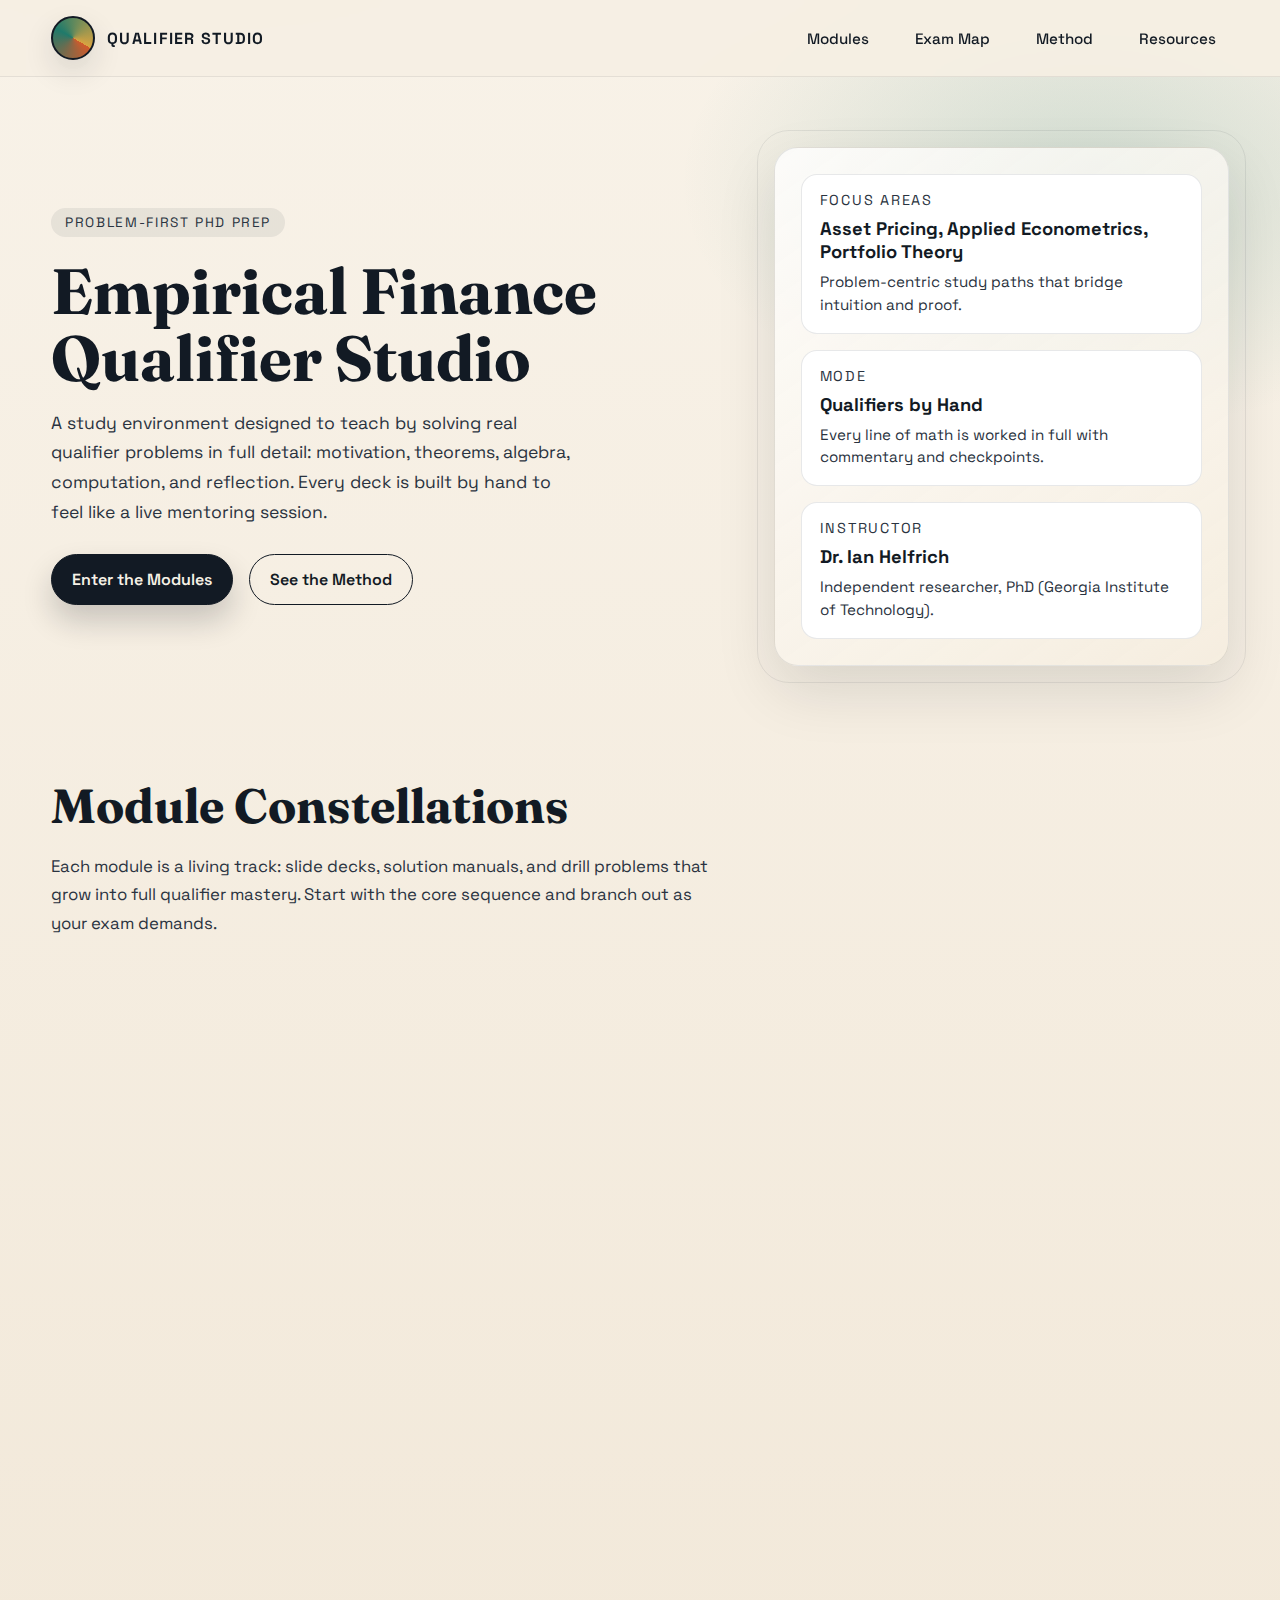
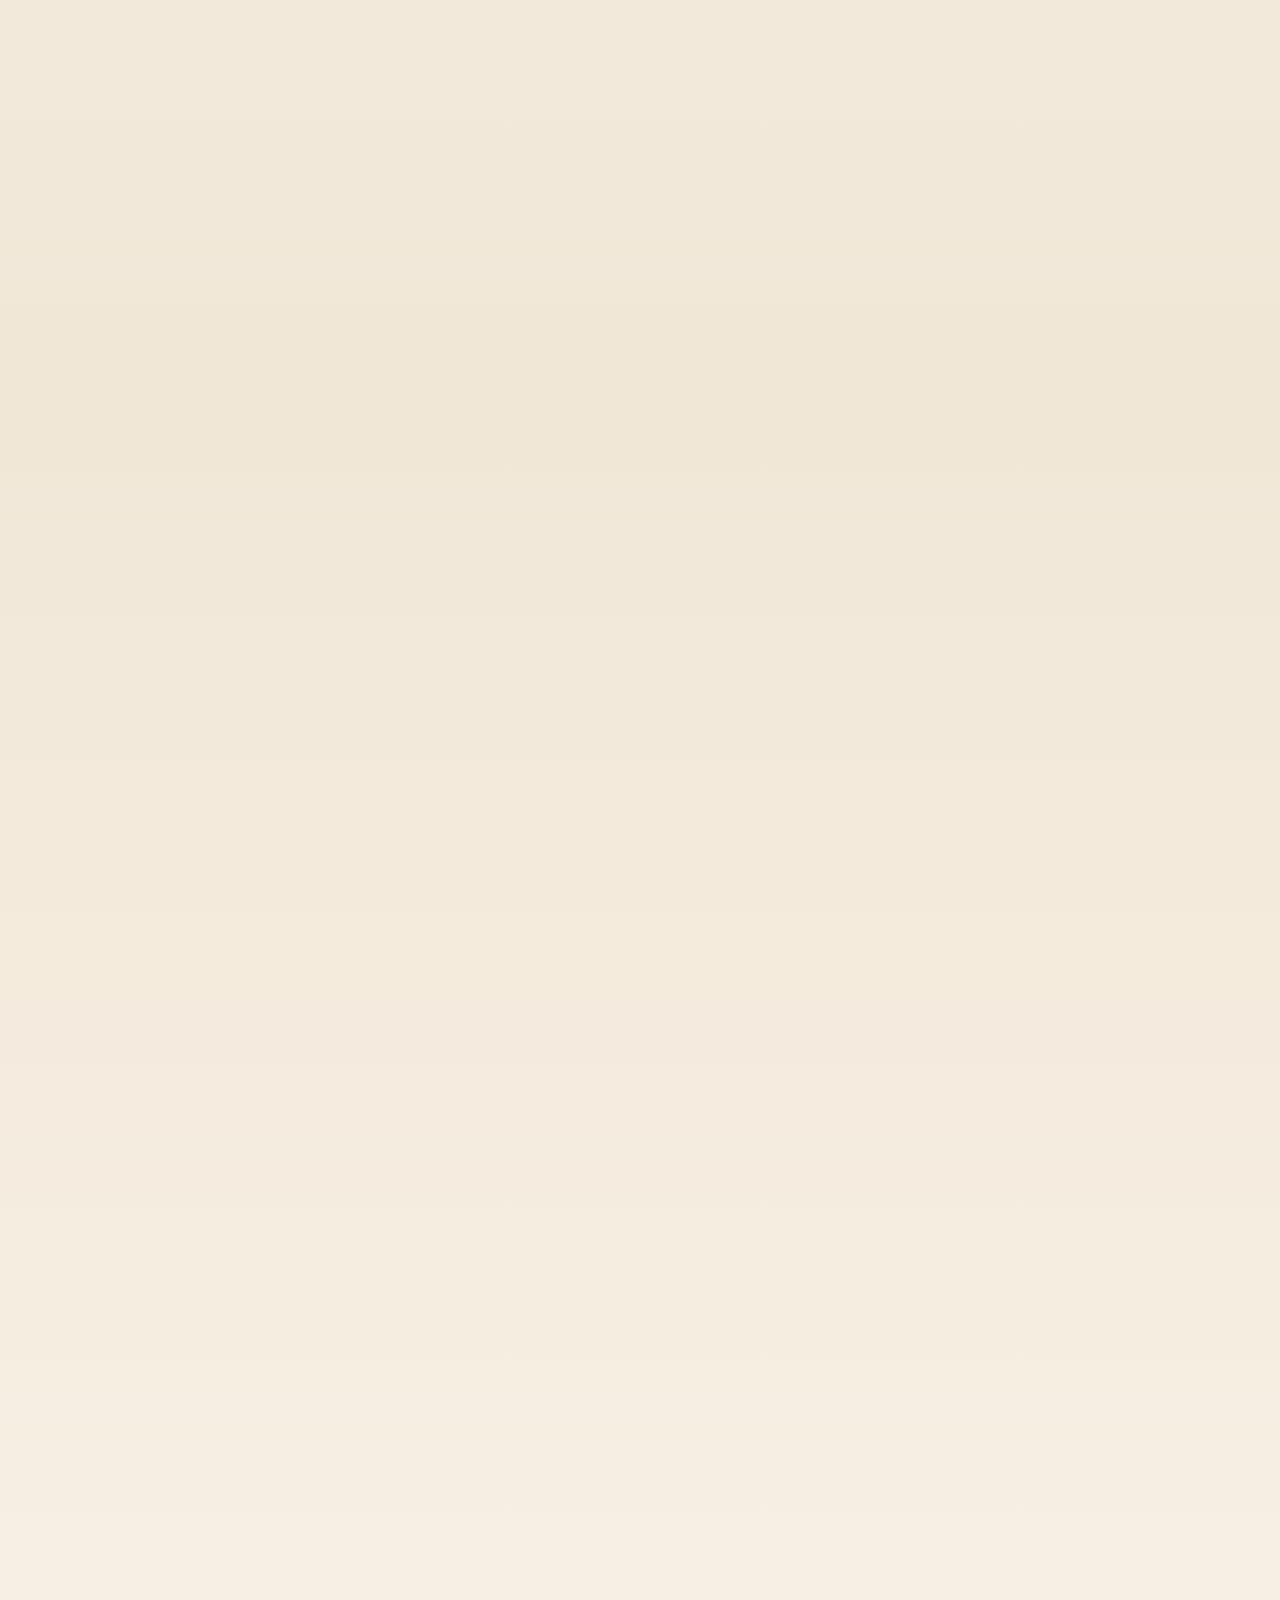
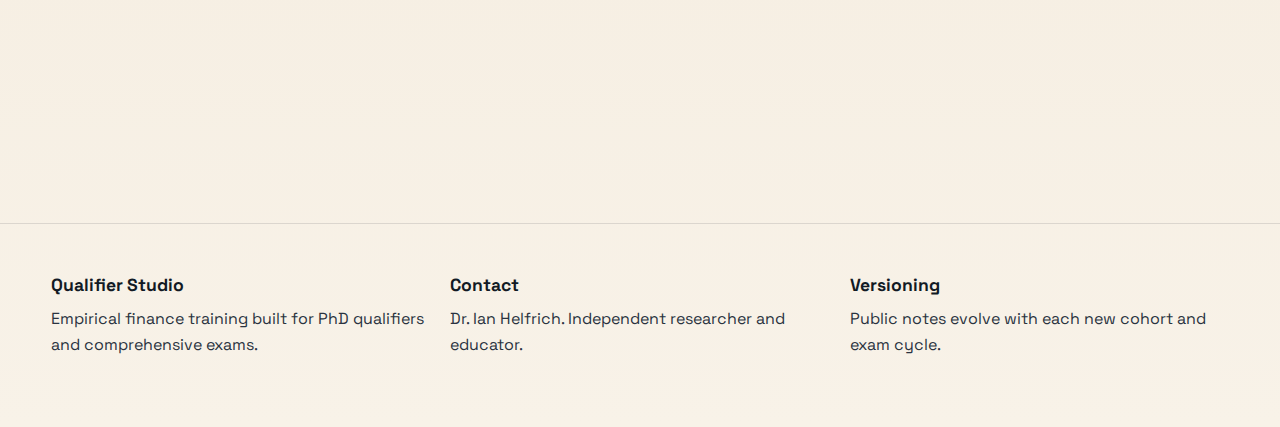
<file: docs/index.html>
<!DOCTYPE html>
<html lang="en">
<head>
  <meta charset="utf-8">
  <meta name="viewport" content="width=device-width, initial-scale=1">
  <title>Empirical Finance Qualifier Studio</title>
  <meta name="description" content="A problem-centric study studio for PhD qualifying exams in asset pricing, applied econometrics, and portfolio theory.">
  <link rel="stylesheet" href="assets/styles.css">
  <script defer src="assets/app.js"></script>
</head>
<body>
  <header class="nav">
    <div class="container">
      <div class="brand">
        <span class="brand-mark" aria-hidden="true"></span>
        <span>Qualifier Studio</span>
      </div>
      <nav class="nav-links">
        <a href="#modules">Modules</a>
        <a href="#map">Exam Map</a>
        <a href="#method">Method</a>
        <a href="#resources">Resources</a>
      </nav>
    </div>
  </header>

  <main>
    <section class="hero container">
      <div class="hero-copy reveal">
        <span class="eyebrow">Problem-First PhD Prep</span>
        <h1>Empirical Finance Qualifier Studio</h1>
        <p>
          A study environment designed to teach by solving real qualifier problems in full detail: motivation,
          theorems, algebra, computation, and reflection. Every deck is built by hand to feel like a live
          mentoring session.
        </p>
        <div class="hero-actions">
          <a class="button" href="#modules">Enter the Modules</a>
          <a class="button secondary" href="#method">See the Method</a>
        </div>
      </div>
      <div class="hero-panel reveal" data-delay="120">
        <div class="signal-grid">
          <div class="signal-card">
            <div class="signal-title">Focus Areas</div>
            <h3>Asset Pricing, Applied Econometrics, Portfolio Theory</h3>
            <p>Problem-centric study paths that bridge intuition and proof.</p>
          </div>
          <div class="signal-card">
            <div class="signal-title">Mode</div>
            <h3>Qualifiers by Hand</h3>
            <p>Every line of math is worked in full with commentary and checkpoints.</p>
          </div>
          <div class="signal-card">
            <div class="signal-title">Instructor</div>
            <h3>Dr. Ian Helfrich</h3>
            <p>Independent researcher, PhD (Georgia Institute of Technology).</p>
          </div>
        </div>
      </div>
    </section>

    <section id="modules" class="section container">
      <h2 class="reveal">Module Constellations</h2>
      <p class="section-intro reveal" data-delay="120">
        Each module is a living track: slide decks, solution manuals, and drill problems that grow into full
        qualifier mastery. Start with the core sequence and branch out as your exam demands.
      </p>
      <div class="module-grid">
        <article class="module-card reveal" data-delay="180">
          <h3>Empirical Asset Pricing</h3>
          <ul>
            <li>CARA-normal equilibrium, pricing kernels, factor structure</li>
            <li>Cross-sectional regressions, anomalies, and identification</li>
            <li>Practice-driven proofs and data intuition</li>
          </ul>
          <a href="asset-pricing/index.html">Open the track</a>
        </article>
        <article class="module-card reveal" data-delay="240">
          <h3>Applied Econometrics for Corporate Finance</h3>
          <ul>
            <li>Identification strategy design from the ground up</li>
            <li>Panel methods, instruments, and causal structure</li>
            <li>Problem sets turned into live solution walk-throughs</li>
          </ul>
          <a href="#resources">Scaffold in progress</a>
        </article>
        <article class="module-card reveal" data-delay="300">
          <h3>Portfolio Theory</h3>
          <ul>
            <li>Mean-variance geometry and frontier construction</li>
            <li>Dynamic strategies, risk measures, and robustness</li>
            <li>Full derivations with economic interpretation</li>
          </ul>
          <a href="#resources">Scaffold in progress</a>
        </article>
      </div>
    </section>

    <section id="map" class="section container">
      <h2 class="reveal">Qualifier Map</h2>
      <p class="section-intro reveal" data-delay="120">
        The journey is structured as a staged launch: core foundations, concept drills, and exam simulations.
        Each stage is anchored to real qualifier problems and historical exam patterns.
      </p>
      <div class="timeline">
        <div class="timeline-step reveal" data-delay="160">
          <h4>Stage 1: Build the Engine</h4>
          <p>Review core theorems, notation discipline, and working algebra under pressure.</p>
        </div>
        <div class="timeline-step reveal" data-delay="220">
          <h4>Stage 2: Systematic Drills</h4>
          <p>Problem sets become method rehearsals. Each solution is annotated with pitfall alerts.</p>
        </div>
        <div class="timeline-step reveal" data-delay="280">
          <h4>Stage 3: Qualifier Simulations</h4>
          <p>Timed, end-to-end exam practice with full debrief, alternate strategies, and reflection.</p>
        </div>
      </div>
    </section>

    <section id="method" class="section container">
      <h2 class="reveal">Pedagogical Method</h2>
      <p class="section-intro reveal" data-delay="120">
        The method is purpose-built for qualifiers: concept mastery through problem solving and a narrative that
        slows down at the exact moments students usually get lost.
      </p>
      <div class="method-grid">
        <div class="method-card reveal" data-delay="160">
          <h4>Motivation First</h4>
          <p>Every topic begins with a motivating problem and a reason to care about the result.</p>
        </div>
        <div class="method-card reveal" data-delay="210">
          <h4>Step-by-Step Proofs</h4>
          <p>No skipped algebra. Every line is written so students can reproduce the logic under exam pressure.</p>
        </div>
        <div class="method-card reveal" data-delay="260">
          <h4>Exam-Style Narration</h4>
          <p>Solutions read like a calm oral defense: what to do, why it works, and how to check it.</p>
        </div>
        <div class="method-card reveal" data-delay="310">
          <h4>Reflection + Variants</h4>
          <p>Each core problem branches into extensions and variants that force transfer of the main idea.</p>
        </div>
      </div>
      <div class="callout reveal" data-delay="360">
        <p>
          This is not a summary site. It is a working lab for learning by doing. Every page is intended to feel
          like a private whiteboard session.
        </p>
      </div>
    </section>

    <section id="resources" class="section container">
      <h2 class="reveal">Resource Library</h2>
      <p class="section-intro reveal" data-delay="120">
        The library grows continuously. Public notes live here; private coordination material remains offline.
        Everything is authored with an independent researcher voice and no institutional branding.
      </p>
      <div class="resource-grid">
        <article class="resource-card reveal" data-delay="160">
          <h4>Slide Decks (RA-Style)</h4>
          <p>Handcrafted LaTeX slides with long-form explanations and full computations.</p>
        </article>
        <article class="resource-card reveal" data-delay="210">
          <h4>Problem-Centric Manuals</h4>
          <p>Problem sets rewritten as guided walkthroughs with commentary and alternative methods.</p>
        </article>
      </div>
    </section>

    <section class="section container">
      <h2 class="reveal">Instructor Note</h2>
      <p class="section-intro reveal" data-delay="120">
        I am an independent researcher and PhD (Georgia Institute of Technology), not currently affiliated
        with any institution. These materials reflect my own work and teaching style.
      </p>
      <div class="tag-list reveal" data-delay="180">
        <span class="tag">Qualifier Problem First</span>
        <span class="tag">Full Algebra</span>
        <span class="tag">Proof-Level Detail</span>
        <span class="tag">Exam Strategy</span>
        <span class="tag">Slow, Patient Explanations</span>
      </div>
    </section>

    <footer class="footer">
      <div class="container footer-grid">
        <div>
          <h4>Qualifier Studio</h4>
          <p>Empirical finance training built for PhD qualifiers and comprehensive exams.</p>
        </div>
        <div>
          <h4>Contact</h4>
          <p>Dr. Ian Helfrich. Independent researcher and educator.</p>
        </div>
        <div>
          <h4>Versioning</h4>
          <p>Public notes evolve with each new cohort and exam cycle.</p>
        </div>
      </div>
    </footer>
  </main>
</body>
</html>
</file>
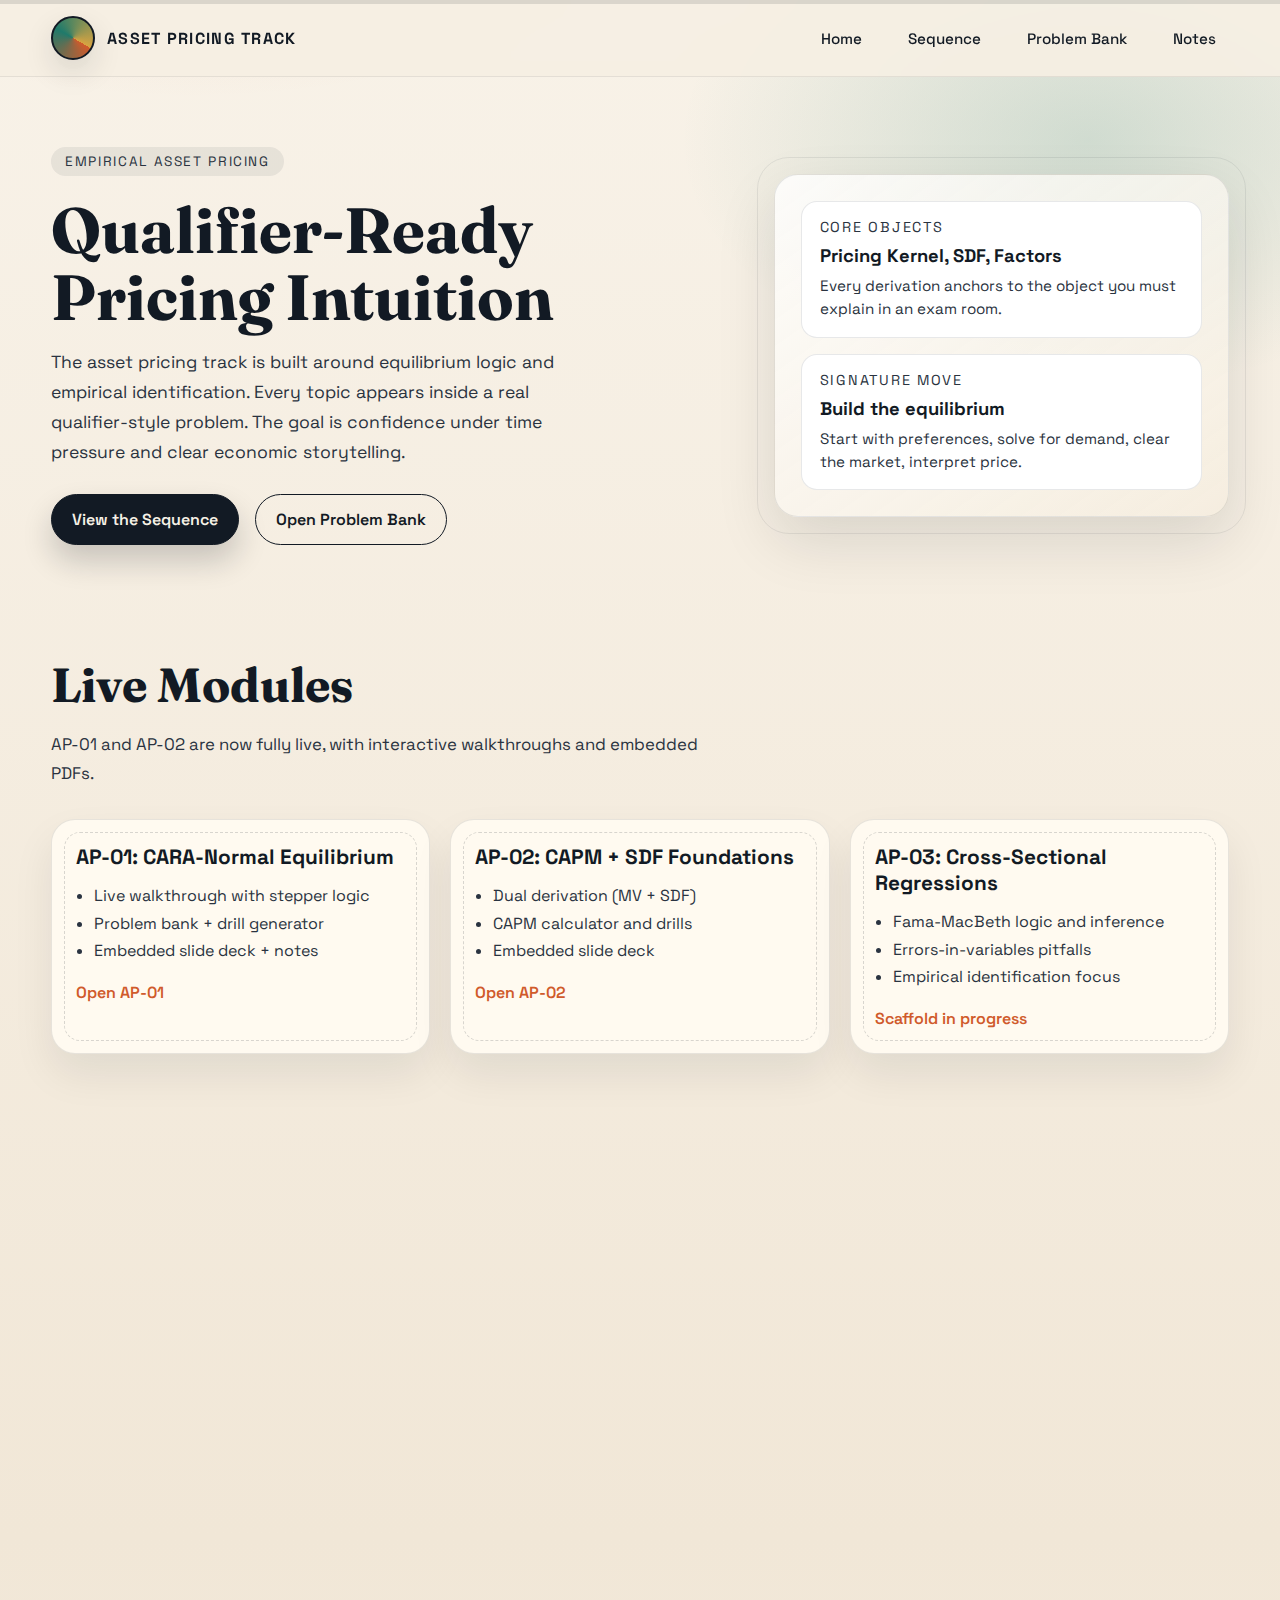
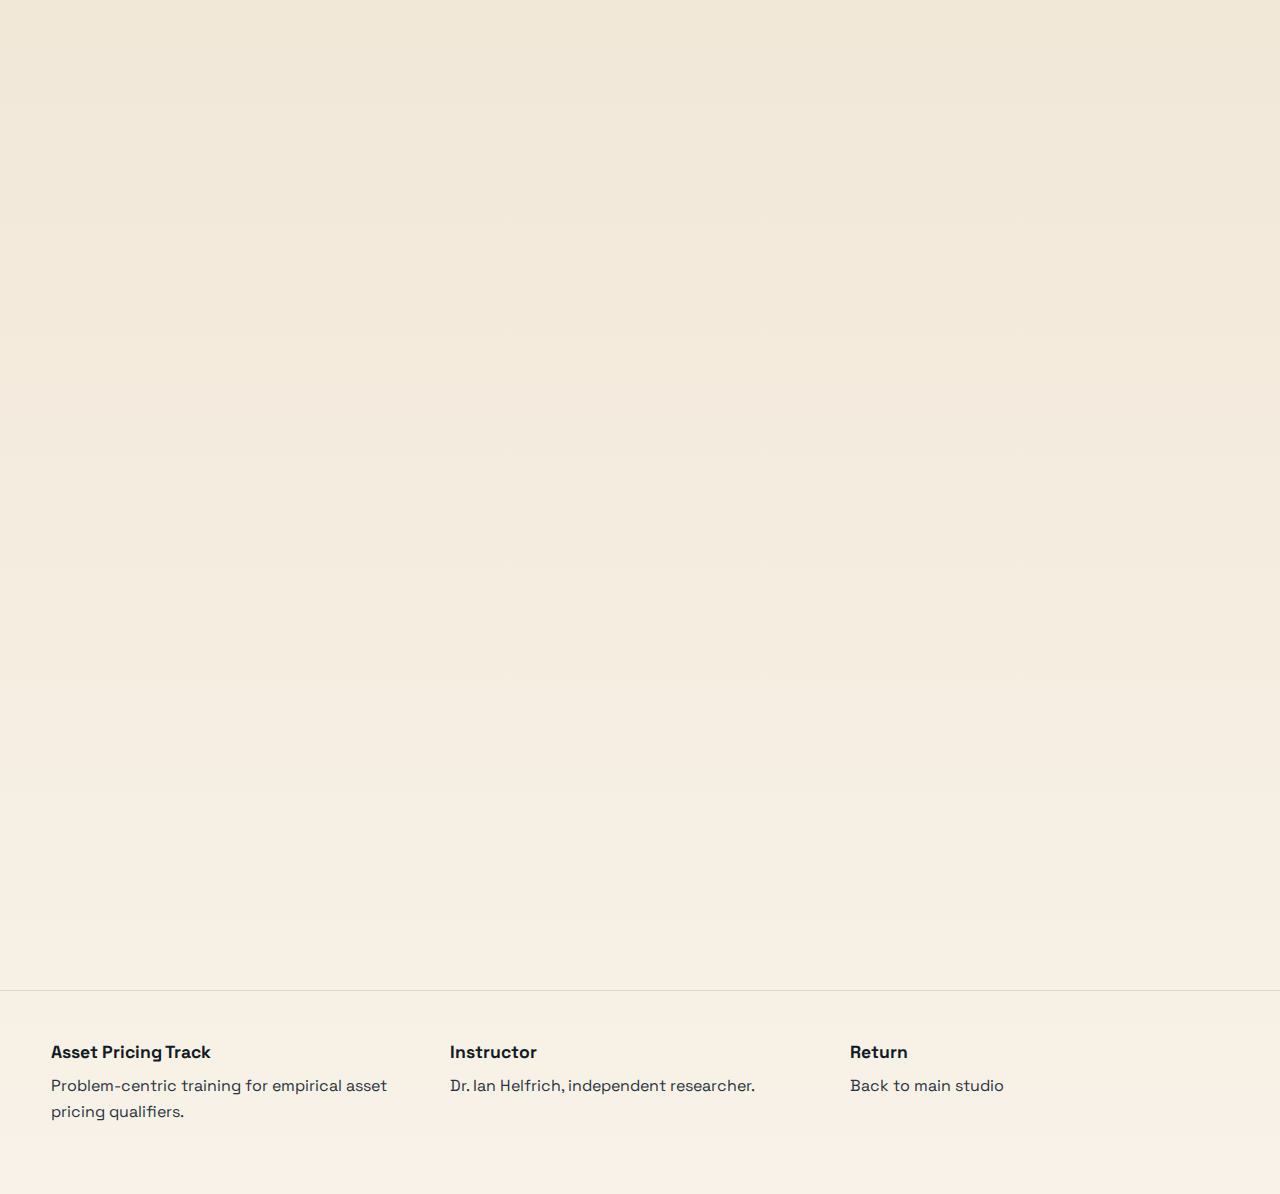
<file: docs/asset-pricing/index.html>
<!DOCTYPE html>
<html lang="en">
<head>
  <meta charset="utf-8">
  <meta name="viewport" content="width=device-width, initial-scale=1">
  <title>Empirical Asset Pricing | Qualifier Studio</title>
  <meta name="description" content="Empirical asset pricing track built from qualifier problems and full derivations.">
  <link rel="stylesheet" href="../assets/styles.css">
  <script defer src="../assets/app.js"></script>
</head>
<body>
  <div class="progress-track"><div class="progress-bar"></div></div>
  <header class="nav">
    <div class="container">
      <div class="brand">
        <span class="brand-mark" aria-hidden="true"></span>
        <span>Asset Pricing Track</span>
      </div>
      <nav class="nav-links">
        <a href="../index.html">Home</a>
        <a href="#sequence">Sequence</a>
        <a href="#problems">Problem Bank</a>
        <a href="#notes">Notes</a>
      </nav>
    </div>
  </header>

  <main>
    <section class="hero container">
      <div class="hero-copy reveal">
        <span class="eyebrow">Empirical Asset Pricing</span>
        <h1>Qualifier-Ready Pricing Intuition</h1>
        <p>
          The asset pricing track is built around equilibrium logic and empirical identification. Every topic
          appears inside a real qualifier-style problem. The goal is confidence under time pressure and clear
          economic storytelling.
        </p>
        <div class="hero-actions">
          <a class="button" href="#sequence">View the Sequence</a>
          <a class="button secondary" href="#problems">Open Problem Bank</a>
        </div>
      </div>
      <div class="hero-panel reveal" data-delay="140">
        <div class="signal-grid">
          <div class="signal-card">
            <div class="signal-title">Core Objects</div>
            <h3>Pricing Kernel, SDF, Factors</h3>
            <p>Every derivation anchors to the object you must explain in an exam room.</p>
          </div>
          <div class="signal-card">
            <div class="signal-title">Signature Move</div>
            <h3>Build the equilibrium</h3>
            <p>Start with preferences, solve for demand, clear the market, interpret price.</p>
          </div>
        </div>
      </div>
    </section>

    <section class="section container">
      <h2 class="reveal">Live Modules</h2>
      <p class="section-intro reveal" data-delay="120">
        AP-01 and AP-02 are now fully live, with interactive walkthroughs and embedded PDFs.
      </p>
      <div class="module-grid">
        <article class="module-card reveal" data-delay="180">
          <h3>AP-01: CARA-Normal Equilibrium</h3>
          <ul>
            <li>Live walkthrough with stepper logic</li>
            <li>Problem bank + drill generator</li>
            <li>Embedded slide deck + notes</li>
          </ul>
          <a href="ap-01.html">Open AP-01</a>
        </article>
        <article class="module-card reveal" data-delay="240">
          <h3>AP-02: CAPM + SDF Foundations</h3>
          <ul>
            <li>Dual derivation (MV + SDF)</li>
            <li>CAPM calculator and drills</li>
            <li>Embedded slide deck</li>
          </ul>
          <a href="ap-02.html">Open AP-02</a>
        </article>
        <article class="module-card reveal" data-delay="300">
          <h3>AP-03: Cross-Sectional Regressions</h3>
          <ul>
            <li>Fama-MacBeth logic and inference</li>
            <li>Errors-in-variables pitfalls</li>
            <li>Empirical identification focus</li>
          </ul>
          <a href="#notes">Scaffold in progress</a>
        </article>
      </div>
    </section>

    <section id="sequence" class="section container">
      <h2 class="reveal">Core Sequence</h2>
      <p class="section-intro reveal" data-delay="120">
        The sequence is designed for qualifier pacing. Each node is a slide deck plus an annotated problem set.
      </p>
      <div class="timeline">
        <div class="timeline-step reveal" data-delay="160">
          <h4><a href="ap-01.html">AP-01: CARA-Normal Equilibrium</a></h4>
          <p>Demand, prices, certainty equivalents, and risk premia under normality.</p>
        </div>
        <div class="timeline-step reveal" data-delay="220">
          <h4><a href="ap-02.html">AP-02: CAPM + SDF Foundations</a></h4>
          <p>Two derivations, one geometric, one stochastic, fully reconciled.</p>
        </div>
        <div class="timeline-step reveal" data-delay="280">
          <h4>AP-03: Cross-Sectional Regressions</h4>
          <p>Fama-MacBeth logic, errors-in-variables, and robust intuition.</p>
        </div>
      </div>
    </section>

    <section id="problems" class="section container">
      <h2 class="reveal">Problem Bank Format</h2>
      <p class="section-intro reveal" data-delay="120">
        Each problem is written as an exam scenario with a built-in solution roadmap. Students see where to
        pause, compute, and check their reasoning.
      </p>
      <div class="method-grid">
        <div class="method-card reveal" data-delay="160">
          <h4>Setup</h4>
          <p>State the objective and the constraints in plain language, then formalize notation.</p>
        </div>
        <div class="method-card reveal" data-delay="210">
          <h4>Derive</h4>
          <p>Differentiate, solve for first-order conditions, and show the key identities.</p>
        </div>
        <div class="method-card reveal" data-delay="260">
          <h4>Interpret</h4>
          <p>Translate the math into pricing intuition and compare to benchmark cases.</p>
        </div>
        <div class="method-card reveal" data-delay="310">
          <h4>Extend</h4>
          <p>Make one controlled perturbation and show how the equilibrium responds.</p>
        </div>
      </div>
    </section>

    <section id="notes" class="section container">
      <h2 class="reveal">Notes and Materials</h2>
      <p class="section-intro reveal" data-delay="120">
        Public materials live here. Private coordination and drafts remain off-site.
      </p>
      <div class="resource-grid">
        <article class="resource-card reveal" data-delay="160">
          <h4>AP-01 Slides + Notes</h4>
          <p><a href="AP_01_CARA_Normal_Equilibrium.pdf">Download AP-01 slides (PDF)</a></p>
          <p><a href="FinanceNotes_AP1.pdf">Download Ian's AP-01 notes (PDF)</a></p>
        </article>
        <article class="resource-card reveal" data-delay="210">
          <h4>AP-02 Slides</h4>
          <p><a href="AP_02_CAPM_SDF_Foundations.pdf">Download AP-02 slides (PDF)</a></p>
        </article>
      </div>
    </section>

    <footer class="footer">
      <div class="container footer-grid">
        <div>
          <h4>Asset Pricing Track</h4>
          <p>Problem-centric training for empirical asset pricing qualifiers.</p>
        </div>
        <div>
          <h4>Instructor</h4>
          <p>Dr. Ian Helfrich, independent researcher.</p>
        </div>
        <div>
          <h4>Return</h4>
          <p><a href="../index.html">Back to main studio</a></p>
        </div>
      </div>
    </footer>
  </main>
</body>
</html>
</file>
<file: docs/assets/styles.css>
@import url('https://fonts.googleapis.com/css2?family=Fraunces:wght@400;600;700;900&family=IBM+Plex+Mono:wght@400;500&family=Space+Grotesk:wght@400;500;600;700&display=swap');

:root {
  --paper: #f5efe3;
  --paper-deep: #eee3d0;
  --ink: #121a24;
  --ink-soft: #2a3340;
  --accent: #d05a2b;
  --accent-2: #1f7a6b;
  --accent-3: #d9a441;
  --deep: #132030;
  --shadow: rgba(18, 26, 36, 0.08);
  --grid: rgba(18, 26, 36, 0.07);
  --glow: rgba(208, 90, 43, 0.18);
  --radius-lg: 24px;
  --radius-md: 16px;
  --radius-sm: 10px;
}

* {
  box-sizing: border-box;
}

html {
  scroll-behavior: smooth;
}

body {
  margin: 0;
  min-height: 100vh;
  font-family: 'Space Grotesk', 'IBM Plex Mono', sans-serif;
  color: var(--ink);
  background-image:
    radial-gradient(900px 520px at 15% -8%, rgba(208, 90, 43, 0.16), transparent 62%),
    radial-gradient(680px 420px at 85% 5%, rgba(31, 122, 107, 0.18), transparent 60%),
    linear-gradient(180deg, #f8f2e8 0%, #f1e7d7 55%, #f8f2e8 100%),
    radial-gradient(var(--grid) 1px, transparent 1px);
  background-size: auto, auto, auto, 30px 30px;
  background-position: 0 0, 0 0, 0 0, 0 0;
}

a {
  color: inherit;
  text-decoration: none;
}

a:hover {
  color: var(--accent);
}

main {
  position: relative;
  overflow: hidden;
}

.container {
  width: min(1200px, 92vw);
  margin: 0 auto;
}

.nav {
  position: sticky;
  top: 0;
  z-index: 20;
  background: rgba(245, 239, 227, 0.92);
  backdrop-filter: blur(10px);
  border-bottom: 1px solid rgba(18, 26, 36, 0.08);
}

.nav .container {
  display: flex;
  align-items: center;
  justify-content: space-between;
  padding: 16px 0;
}

.brand {
  display: flex;
  align-items: center;
  gap: 12px;
  font-weight: 700;
  letter-spacing: 0.08em;
  text-transform: uppercase;
}

.brand-mark {
  width: 44px;
  height: 44px;
  border-radius: 50%;
  background: conic-gradient(from 120deg, var(--accent), var(--accent-2), var(--accent-3));
  border: 2px solid var(--ink);
  box-shadow: 0 12px 30px rgba(18, 26, 36, 0.12);
}

.nav-links {
  display: flex;
  gap: 20px;
  font-weight: 500;
  font-size: 0.95rem;
}

.nav-links a {
  padding: 6px 12px;
  border-radius: 999px;
  border: 1px solid transparent;
}

.nav-links a:hover {
  border-color: rgba(18, 26, 36, 0.2);
  background: rgba(18, 26, 36, 0.04);
}

.hero {
  padding: 70px 0 40px;
  display: grid;
  grid-template-columns: minmax(0, 1.2fr) minmax(0, 0.8fr);
  gap: 40px;
  align-items: center;
}

.eyebrow {
  display: inline-flex;
  align-items: center;
  gap: 10px;
  padding: 6px 14px;
  border-radius: 999px;
  font-size: 0.85rem;
  letter-spacing: 0.12em;
  text-transform: uppercase;
  background: rgba(18, 26, 36, 0.07);
  color: var(--ink-soft);
}

h1 {
  font-family: 'Fraunces', serif;
  font-size: clamp(2.8rem, 5vw, 4.6rem);
  margin: 20px 0 16px;
  line-height: 1.05;
}

.hero p {
  font-size: 1.1rem;
  line-height: 1.7;
  max-width: 48ch;
  color: var(--ink-soft);
}

.hero-actions {
  display: flex;
  gap: 16px;
  flex-wrap: wrap;
  margin-top: 26px;
}

.button {
  display: inline-flex;
  align-items: center;
  gap: 10px;
  padding: 14px 20px;
  border-radius: 999px;
  border: 1px solid var(--ink);
  font-weight: 600;
  background: var(--ink);
  color: #f6f1e6;
  box-shadow: 0 16px 30px rgba(18, 26, 36, 0.2);
}

.button.secondary {
  background: transparent;
  color: var(--ink);
  box-shadow: none;
}

.hero-panel {
  position: relative;
  padding: 26px;
  border-radius: var(--radius-lg);
  background: linear-gradient(145deg, rgba(255, 255, 255, 0.8), rgba(245, 237, 222, 0.7));
  border: 1px solid rgba(18, 26, 36, 0.1);
  box-shadow: 0 24px 60px rgba(18, 26, 36, 0.12);
}

.hero-panel::before {
  content: '';
  position: absolute;
  inset: -18px;
  border-radius: 32px;
  border: 1px solid rgba(18, 26, 36, 0.08);
  pointer-events: none;
}

.signal-grid {
  display: grid;
  gap: 16px;
}

.signal-card {
  padding: 16px 18px;
  border-radius: var(--radius-md);
  background: #ffffff;
  border: 1px solid rgba(18, 26, 36, 0.1);
}

.signal-title {
  font-size: 0.9rem;
  letter-spacing: 0.12em;
  text-transform: uppercase;
  color: var(--ink-soft);
  margin-bottom: 8px;
}

.signal-card h3 {
  margin: 0 0 8px;
  font-size: 1.15rem;
}

.signal-card p {
  margin: 0;
  font-size: 0.95rem;
  line-height: 1.5;
  color: var(--ink-soft);
}

.section {
  padding: 70px 0;
}

.section h2 {
  font-family: 'Fraunces', serif;
  font-size: clamp(2rem, 4vw, 3rem);
  margin: 0 0 16px;
}

.section-intro {
  font-size: 1.05rem;
  line-height: 1.7;
  max-width: 60ch;
  color: var(--ink-soft);
}

.module-grid {
  display: grid;
  grid-template-columns: repeat(3, minmax(0, 1fr));
  gap: 20px;
  margin-top: 32px;
}

.module-card {
  position: relative;
  padding: 24px;
  border-radius: var(--radius-lg);
  border: 1px solid rgba(18, 26, 36, 0.1);
  background: #fffaf0;
  box-shadow: 0 20px 40px rgba(18, 26, 36, 0.08);
}

.module-card::after {
  content: '';
  position: absolute;
  inset: 12px;
  border-radius: var(--radius-md);
  border: 1px dashed rgba(18, 26, 36, 0.16);
  pointer-events: none;
}

.module-card h3 {
  margin: 0 0 12px;
  font-size: 1.3rem;
}

.module-card ul {
  margin: 0;
  padding-left: 18px;
  line-height: 1.7;
  color: var(--ink-soft);
}

.module-card a {
  display: inline-flex;
  align-items: center;
  gap: 10px;
  margin-top: 18px;
  font-weight: 600;
  color: var(--accent);
}

.timeline {
  display: grid;
  grid-template-columns: repeat(3, minmax(0, 1fr));
  gap: 20px;
  margin-top: 32px;
}

.timeline-step {
  padding: 22px;
  border-radius: var(--radius-md);
  background: rgba(18, 26, 36, 0.04);
  border: 1px solid rgba(18, 26, 36, 0.12);
  position: relative;
}

.timeline-step::before {
  content: '';
  position: absolute;
  top: -12px;
  left: 24px;
  width: 32px;
  height: 6px;
  border-radius: 999px;
  background: var(--accent);
}

.timeline-step h4 {
  margin: 0 0 10px;
  font-size: 1.1rem;
}

.timeline-step p {
  margin: 0;
  color: var(--ink-soft);
  line-height: 1.6;
}

.method-grid {
  display: grid;
  grid-template-columns: repeat(2, minmax(0, 1fr));
  gap: 24px;
  margin-top: 32px;
}

.method-card {
  padding: 24px;
  border-radius: var(--radius-md);
  border: 1px solid rgba(18, 26, 36, 0.12);
  background: #fff;
  box-shadow: 0 16px 32px rgba(18, 26, 36, 0.08);
}

.method-card h4 {
  margin: 0 0 12px;
  font-size: 1.2rem;
}

.method-card p {
  margin: 0;
  color: var(--ink-soft);
  line-height: 1.7;
}

.callout {
  margin-top: 36px;
  padding: 22px 26px;
  border-radius: var(--radius-lg);
  background: linear-gradient(120deg, rgba(208, 90, 43, 0.12), rgba(31, 122, 107, 0.1));
  border: 1px solid rgba(18, 26, 36, 0.12);
}

.callout p {
  margin: 0;
  font-size: 1.05rem;
  line-height: 1.7;
}

.resource-grid {
  display: grid;
  grid-template-columns: repeat(2, minmax(0, 1fr));
  gap: 24px;
  margin-top: 24px;
}

.resource-card {
  padding: 20px;
  border-radius: var(--radius-md);
  background: #fdf8ee;
  border: 1px solid rgba(18, 26, 36, 0.1);
}

.resource-card h4 {
  margin: 0 0 8px;
}

.resource-card p {
  margin: 0;
  color: var(--ink-soft);
  line-height: 1.6;
}

.footer {
  padding: 50px 0 70px;
  border-top: 1px solid rgba(18, 26, 36, 0.12);
  margin-top: 30px;
}

.footer-grid {
  display: grid;
  grid-template-columns: repeat(3, minmax(0, 1fr));
  gap: 20px;
}

.footer h4 {
  margin: 0 0 10px;
  font-size: 1.1rem;
}

.footer p {
  margin: 0;
  color: var(--ink-soft);
  line-height: 1.6;
}

.tag-list {
  display: flex;
  flex-wrap: wrap;
  gap: 10px;
}

.tag {
  padding: 8px 12px;
  border-radius: 999px;
  background: rgba(18, 26, 36, 0.08);
  font-size: 0.85rem;
}

.reveal {
  opacity: 0;
  transform: translateY(18px);
  transition: opacity 0.7s ease, transform 0.7s ease;
}

.reveal.is-visible {
  opacity: 1;
  transform: translateY(0);
}

@media (max-width: 980px) {
  .hero {
    grid-template-columns: 1fr;
  }

  .module-grid,
  .timeline,
  .method-grid,
  .resource-grid,
  .footer-grid {
    grid-template-columns: 1fr;
  }

  .nav-links {
    display: none;
  }
}

@media (prefers-reduced-motion: reduce) {
  .reveal {
    opacity: 1;
    transform: none;
    transition: none;
  }

  html {
    scroll-behavior: auto;
  }
}

/* Interactive components */
.progress-track {
  position: fixed;
  top: 0;
  left: 0;
  width: 100%;
  height: 4px;
  background: rgba(18, 26, 36, 0.12);
  z-index: 40;
}

.progress-bar {
  height: 100%;
  width: 0%;
  background: linear-gradient(90deg, var(--accent), var(--accent-2));
  box-shadow: 0 0 12px var(--glow);
}

.action-bar {
  display: flex;
  flex-wrap: wrap;
  gap: 12px;
  align-items: center;
  margin-top: 20px;
}

.toggle-group {
  display: inline-flex;
  gap: 8px;
  padding: 6px;
  border-radius: 999px;
  background: rgba(18, 26, 36, 0.06);
}

.toggle-button {
  border: 1px solid transparent;
  background: transparent;
  padding: 8px 14px;
  border-radius: 999px;
  font-weight: 600;
  cursor: pointer;
  font-size: 0.9rem;
  color: var(--ink-soft);
}

.toggle-button.is-active {
  background: var(--ink);
  color: #f6f1e6;
  border-color: var(--ink);
}

body[data-mode="exam"] .mode-detail {
  display: none;
}

body[data-mode="learn"] .mode-summary {
  display: none;
}

.accordion {
  display: grid;
  gap: 14px;
  margin-top: 22px;
}

.accordion-item {
  border-radius: var(--radius-md);
  border: 1px solid rgba(18, 26, 36, 0.12);
  background: #fff;
  overflow: hidden;
  box-shadow: 0 12px 30px rgba(18, 26, 36, 0.08);
}

.accordion-button {
  width: 100%;
  text-align: left;
  background: transparent;
  border: none;
  padding: 16px 18px;
  font-weight: 600;
  font-size: 1rem;
  display: flex;
  align-items: center;
  justify-content: space-between;
  cursor: pointer;
}

.accordion-button [data-accordion-icon] {
  color: var(--accent);
  font-size: 1.2rem;
}

.accordion-panel {
  max-height: 0;
  overflow: hidden;
  transition: max-height 0.35s ease;
  padding: 0 18px;
}

.accordion-item.is-open .accordion-panel {
  padding: 0 18px 16px;
  max-height: 520px;
}

.accordion-panel p {
  color: var(--ink-soft);
  line-height: 1.6;
}

.stepper {
  display: grid;
  gap: 16px;
  padding: 20px;
  border-radius: var(--radius-lg);
  border: 1px solid rgba(18, 26, 36, 0.12);
  background: #fffaf0;
  box-shadow: 0 18px 40px rgba(18, 26, 36, 0.12);
}

.stepper-panels {
  display: grid;
  gap: 12px;
}

.stepper-panel {
  display: none;
}

.stepper-panel.is-active {
  display: block;
}

.stepper-panel h4 {
  margin: 0 0 8px;
}

.stepper-controls {
  display: flex;
  gap: 10px;
  align-items: center;
}

.stepper-controls button {
  border-radius: 999px;
  border: 1px solid rgba(18, 26, 36, 0.2);
  background: transparent;
  padding: 8px 14px;
  cursor: pointer;
  font-weight: 600;
}

.stepper-controls button:hover {
  background: rgba(18, 26, 36, 0.08);
}

.stepper-index {
  font-size: 0.9rem;
  color: var(--ink-soft);
}

.math-block {
  font-family: 'IBM Plex Mono', monospace;
  background: rgba(18, 26, 36, 0.04);
  padding: 10px 12px;
  border-radius: 10px;
  margin-top: 10px;
  overflow-x: auto;
}

.viewer {
  border-radius: var(--radius-lg);
  border: 1px solid rgba(18, 26, 36, 0.12);
  overflow: hidden;
  box-shadow: 0 24px 50px rgba(18, 26, 36, 0.1);
  background: #fff;
}

.pdf-viewer {
  width: 100%;
  height: min(78vh, 900px);
  border: none;
}

.calc-grid {
  display: grid;
  grid-template-columns: repeat(4, minmax(0, 1fr));
  gap: 12px;
  margin-top: 18px;
}

.calc-grid label {
  display: grid;
  gap: 6px;
  font-size: 0.85rem;
  color: var(--ink-soft);
}

.calc-grid input {
  padding: 10px 12px;
  border-radius: 10px;
  border: 1px solid rgba(18, 26, 36, 0.2);
  font-size: 0.95rem;
}

.calc-output {
  margin-top: 16px;
  padding: 12px 14px;
  border-radius: 12px;
  background: rgba(31, 122, 107, 0.1);
  border: 1px solid rgba(31, 122, 107, 0.3);
  font-weight: 600;
}

.drill-card {
  margin-top: 18px;
  padding: 18px;
  border-radius: var(--radius-md);
  border: 1px solid rgba(18, 26, 36, 0.12);
  background: #fdf8ee;
}

.drill-card h4 {
  margin: 0 0 6px;
}

.drill-card p {
  margin: 0;
  color: var(--ink-soft);
  line-height: 1.6;
}

.chip-row {
  display: flex;
  flex-wrap: wrap;
  gap: 10px;
  margin-top: 14px;
}

.chip {
  padding: 6px 10px;
  border-radius: 999px;
  background: rgba(18, 26, 36, 0.08);
  font-size: 0.85rem;
}

.checklist {
  display: grid;
  gap: 12px;
  margin-top: 18px;
  padding: 18px;
  border-radius: var(--radius-md);
  border: 1px solid rgba(18, 26, 36, 0.12);
  background: #fff;
  box-shadow: 0 16px 32px rgba(18, 26, 36, 0.08);
}

.checklist-item {
  display: flex;
  gap: 12px;
  align-items: flex-start;
  font-size: 0.98rem;
  color: var(--ink-soft);
}

.checklist-item input {
  margin-top: 3px;
  accent-color: var(--accent);
}

.checklist-item strong {
  color: var(--ink);
}

.checklist-footer {
  display: flex;
  gap: 12px;
  align-items: center;
  margin-top: 6px;
}

.checklist-footer button {
  border-radius: 999px;
  border: 1px solid rgba(18, 26, 36, 0.2);
  background: transparent;
  padding: 6px 12px;
  cursor: pointer;
  font-weight: 600;
}

.checklist-progress {
  font-size: 0.9rem;
  color: var(--ink-soft);
}

.timer {
  margin-top: 18px;
  padding: 20px;
  border-radius: var(--radius-lg);
  border: 1px solid rgba(18, 26, 36, 0.12);
  background: #fffaf0;
  box-shadow: 0 16px 32px rgba(18, 26, 36, 0.08);
}

.timer-display {
  font-family: 'IBM Plex Mono', monospace;
  font-size: 2rem;
  letter-spacing: 0.08em;
  margin-bottom: 14px;
}

.timer-controls {
  display: flex;
  flex-wrap: wrap;
  gap: 10px;
  align-items: center;
}

.timer-controls button {
  border-radius: 999px;
  border: 1px solid rgba(18, 26, 36, 0.2);
  background: transparent;
  padding: 8px 14px;
  cursor: pointer;
  font-weight: 600;
}

.timer-controls input {
  width: 90px;
  padding: 6px 10px;
  border-radius: 10px;
  border: 1px solid rgba(18, 26, 36, 0.2);
}

@media (max-width: 980px) {
  .calc-grid {
    grid-template-columns: repeat(2, minmax(0, 1fr));
  }
}

@media (max-width: 640px) {
  .calc-grid {
    grid-template-columns: 1fr;
  }
}
</file>
